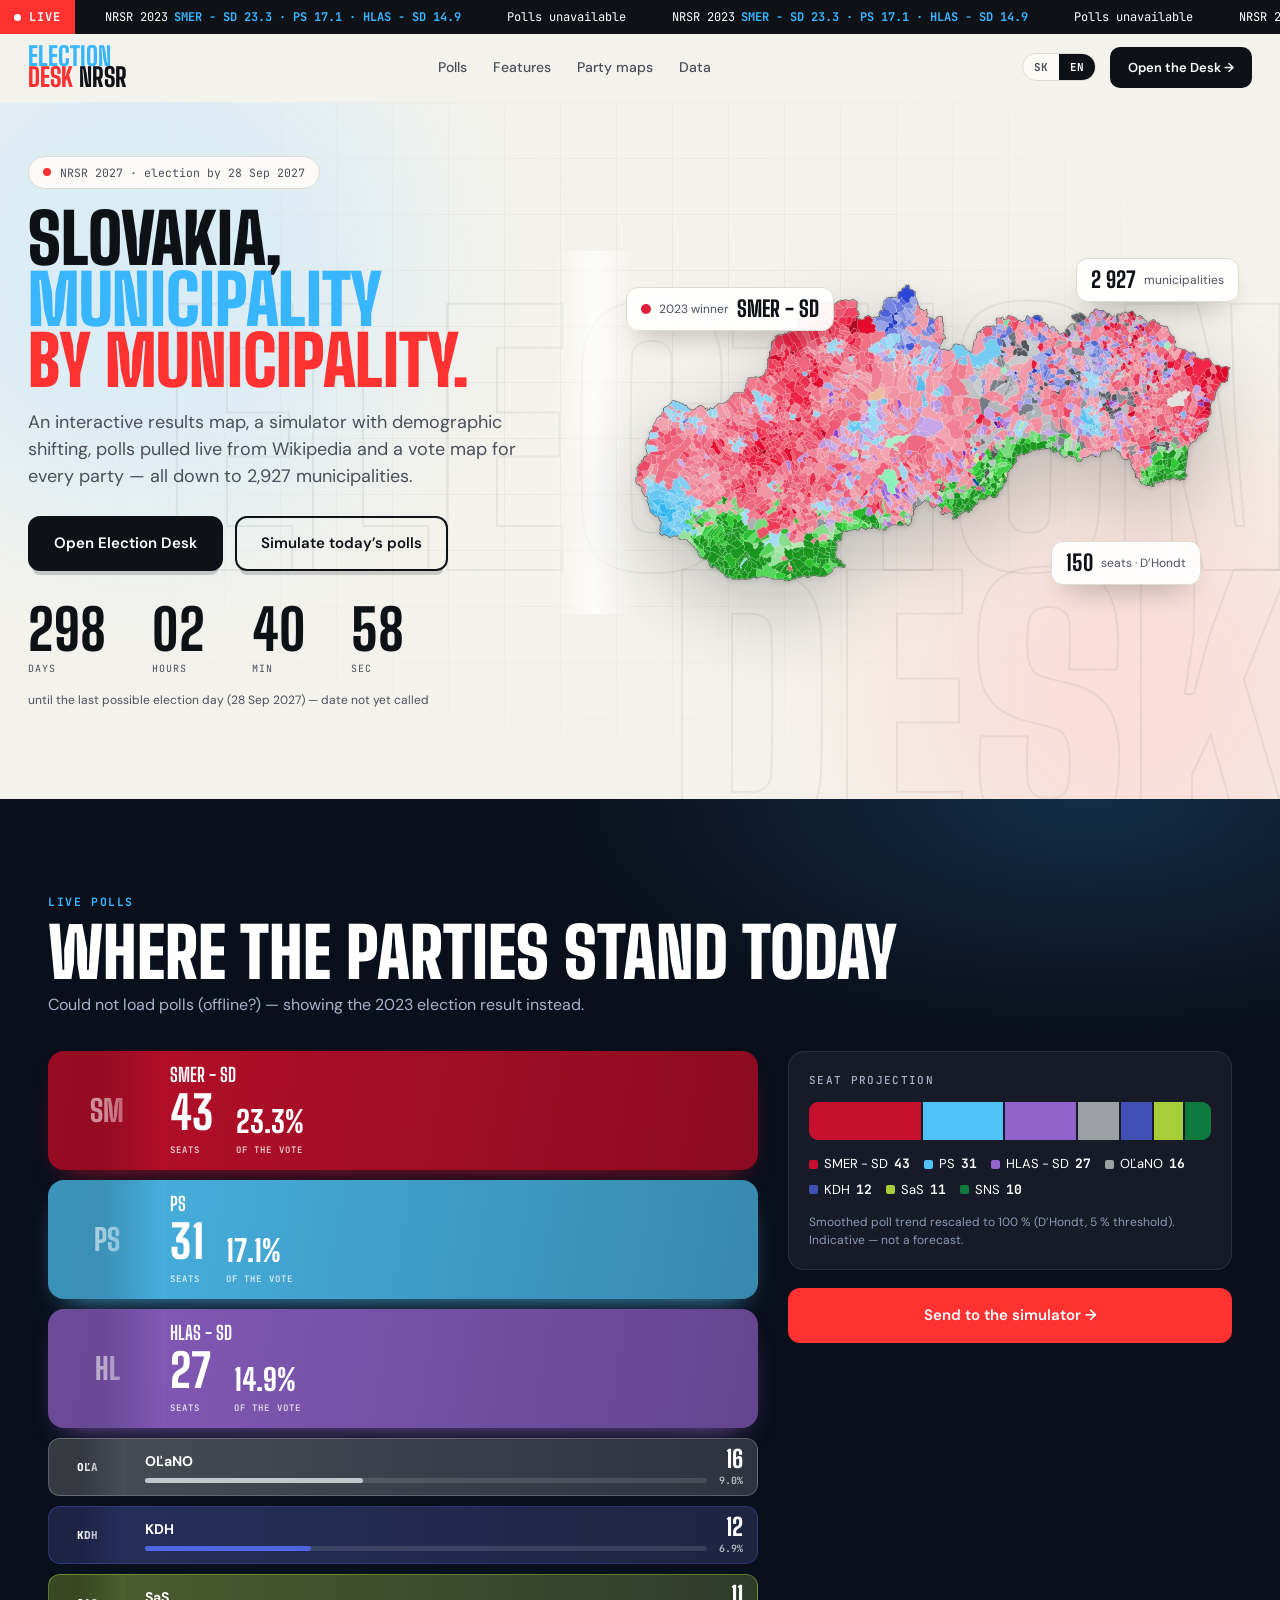
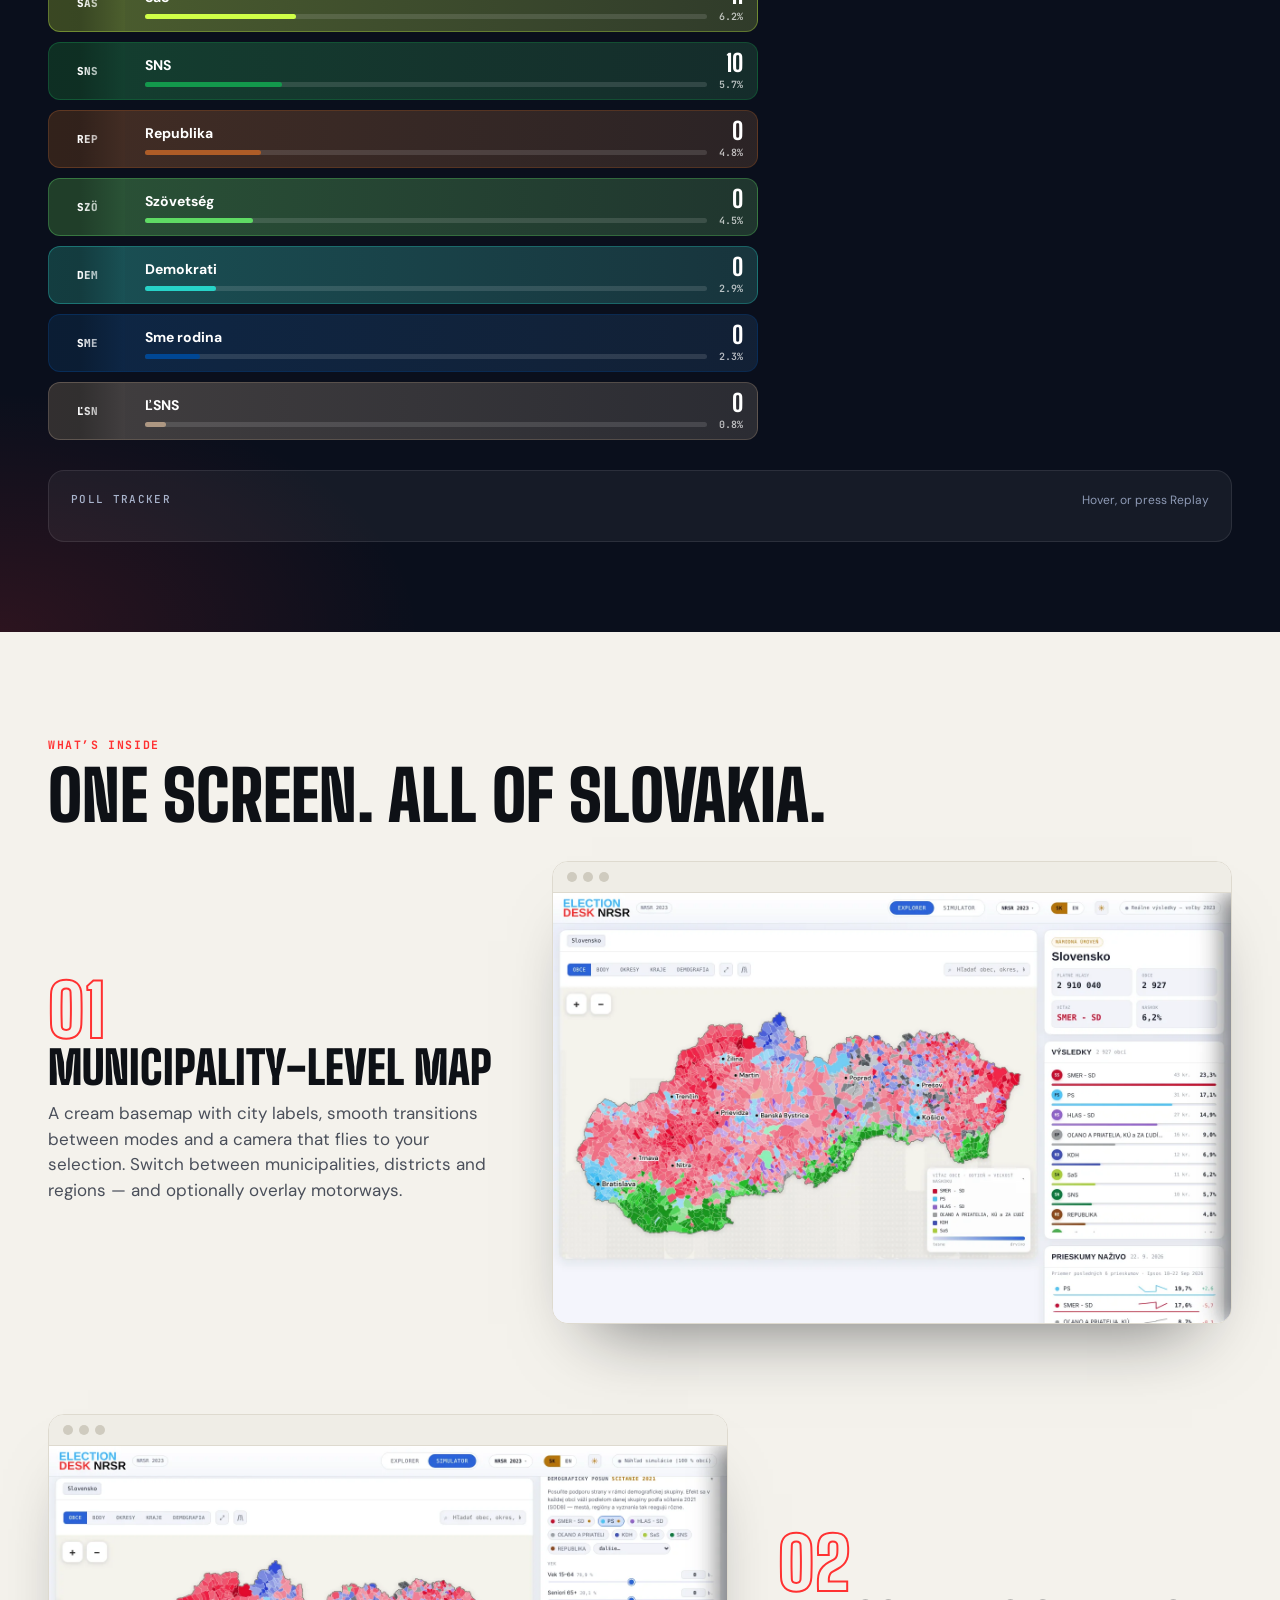
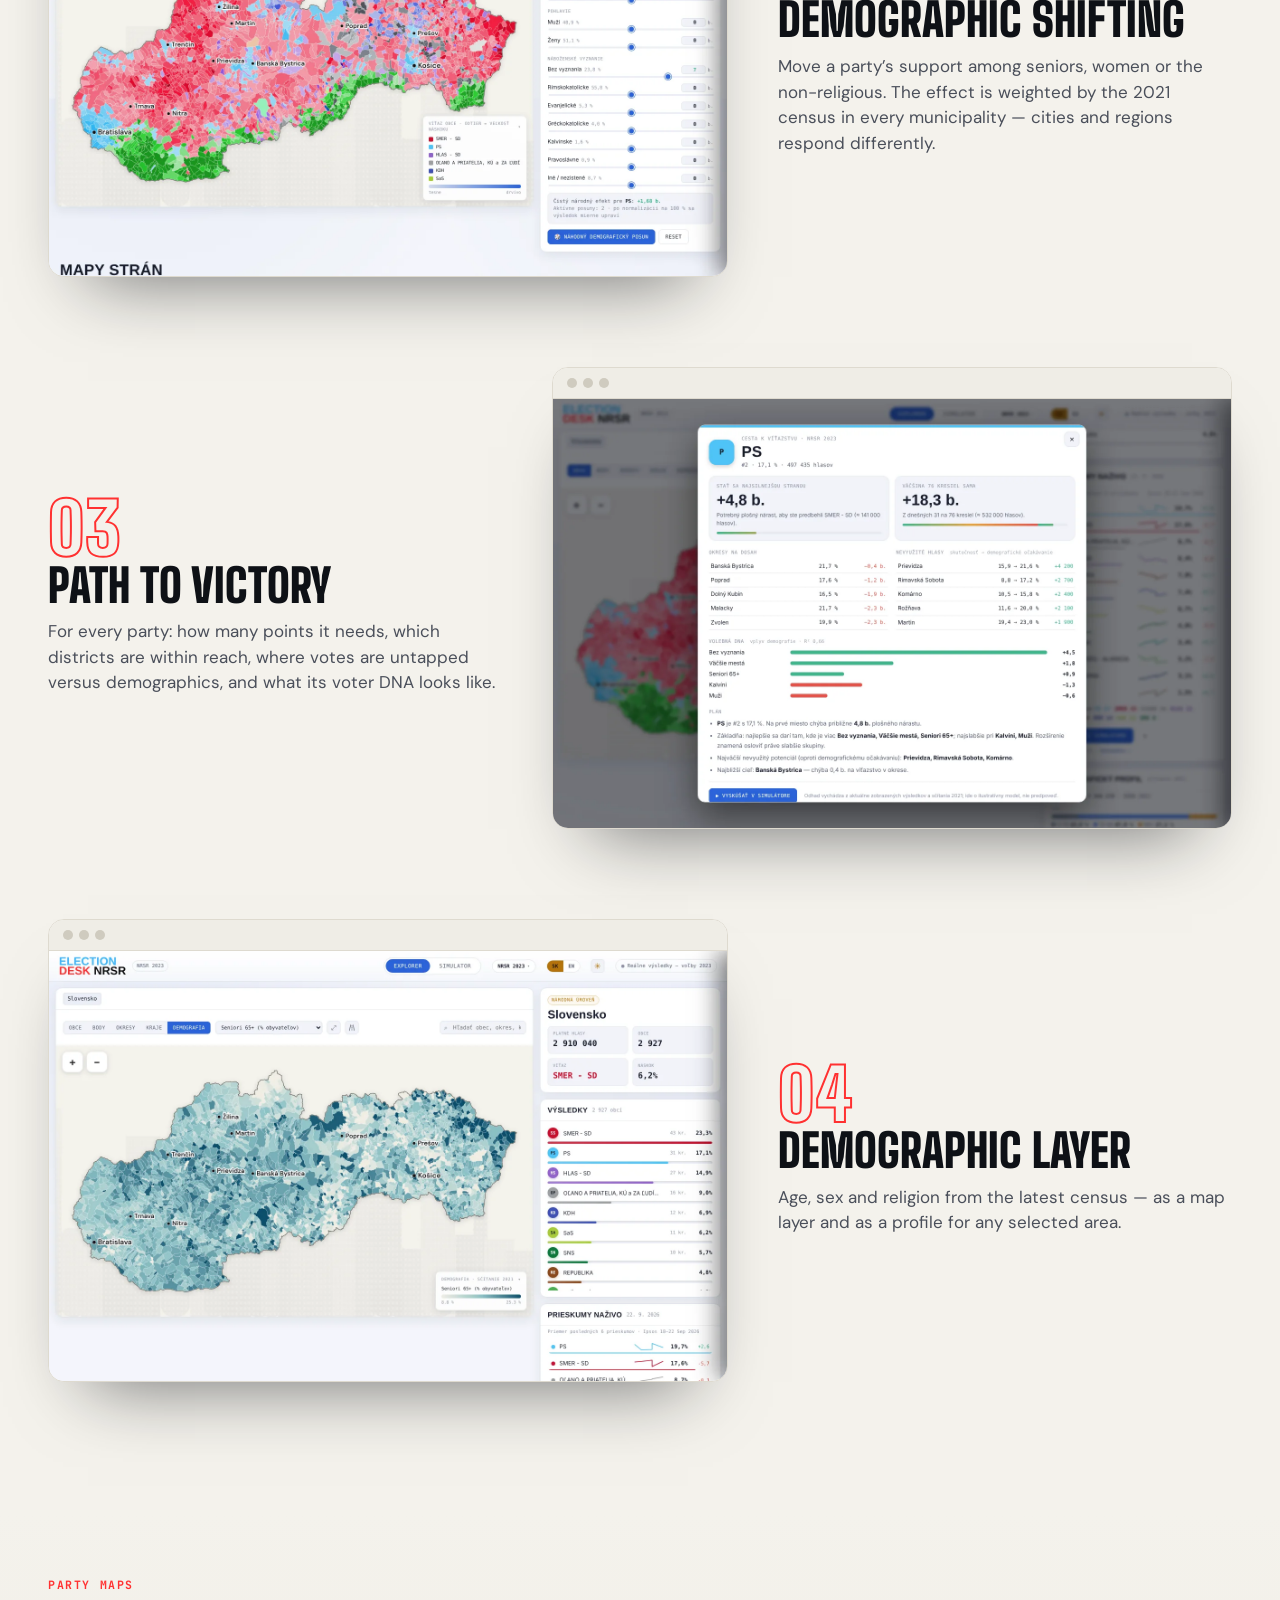
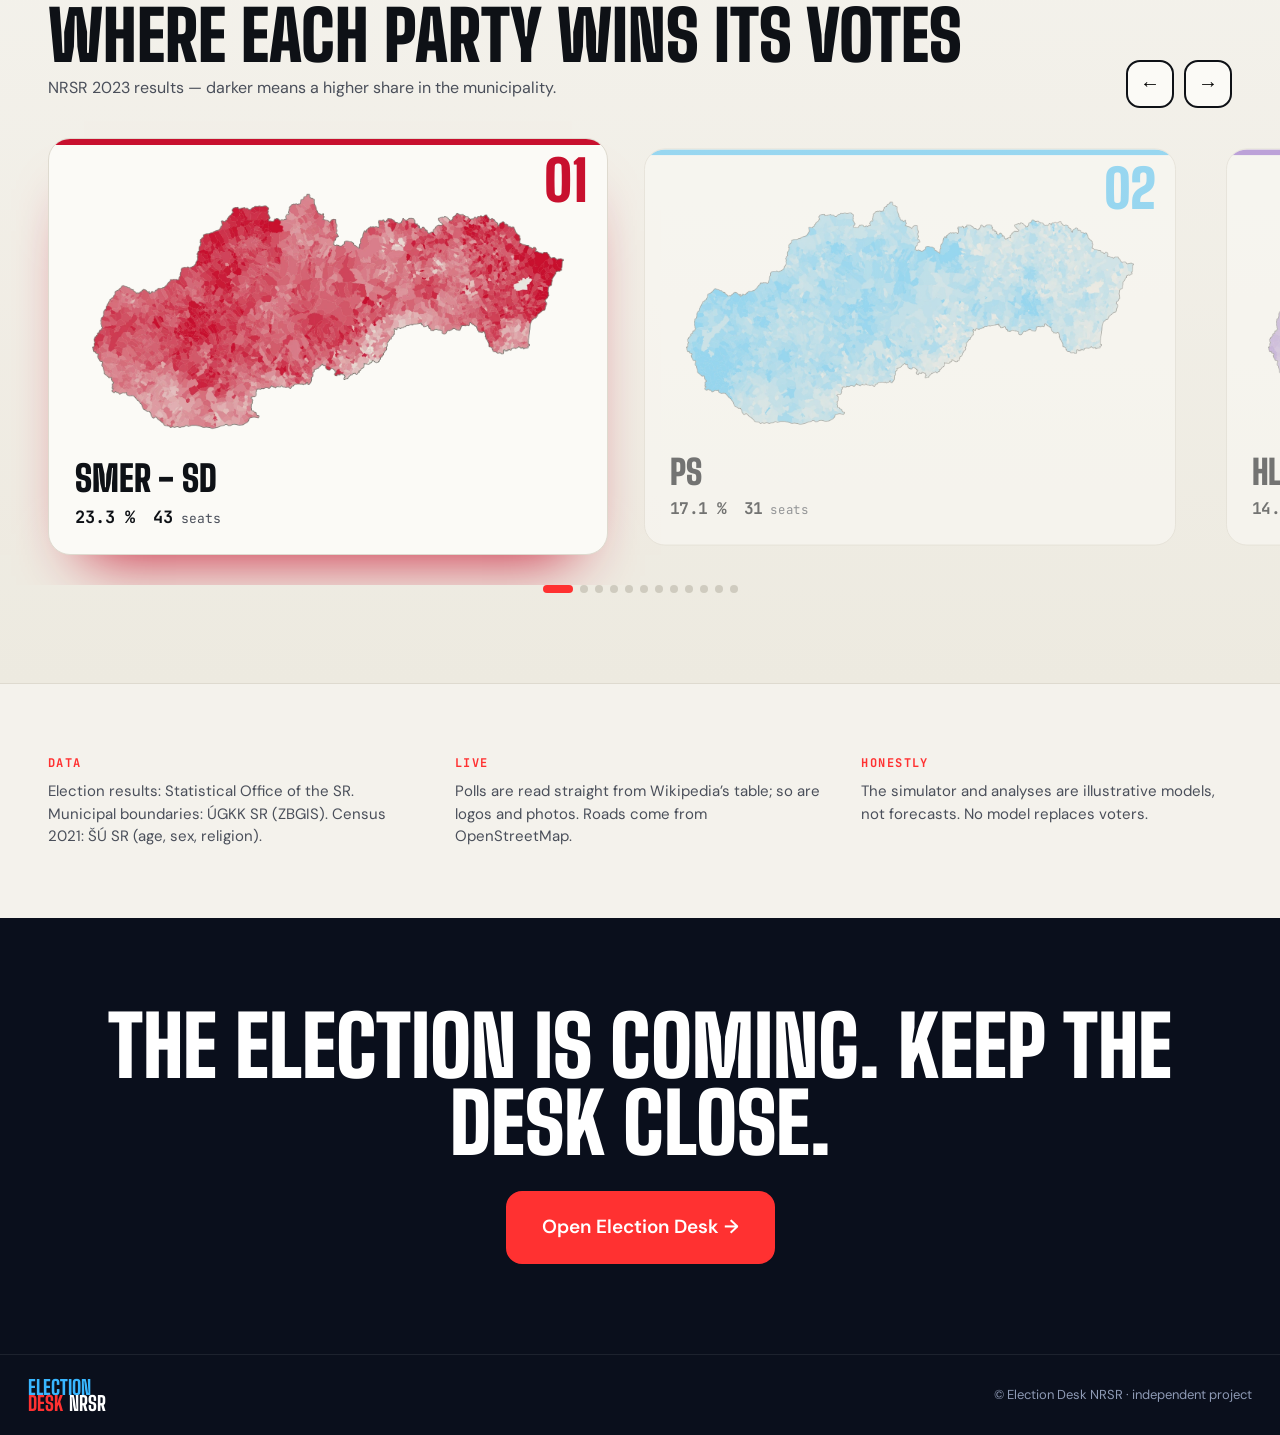
<file: index.html>
<!DOCTYPE html>
<html lang="sk" data-lang="sk">
<head>
<meta charset="utf-8">
<meta name="viewport" content="width=device-width, initial-scale=1">
<title>Election Desk NRSR — Slovak elections, municipality by municipality</title>
<meta name="description" content="Interactive map, simulator, live polls and party vote maps for Slovak parliamentary elections.">
<link rel="icon" href="data:image/svg+xml,%3Csvg xmlns='http://www.w3.org/2000/svg' viewBox='0 0 64 64'%3E%3Crect width='64' height='64' rx='14' fill='%23fff'/%3E%3Ctext x='32' y='30' text-anchor='middle' font-family='Impact,Arial Narrow,sans-serif' font-weight='900' font-size='30' fill='%2338B6FF'%3EE%3C/text%3E%3Ctext x='32' y='57' text-anchor='middle' font-family='Impact,Arial Narrow,sans-serif' font-weight='900' font-size='30' fill='%23FF3131'%3ED%3C/text%3E%3C/svg%3E">
<link rel="preconnect" href="https://fonts.googleapis.com">
<link rel="preconnect" href="https://fonts.gstatic.com" crossorigin>
<link href="https://fonts.googleapis.com/css2?family=Big+Shoulders+Display:wght@700;800;900&family=DM+Sans:wght@400;500;600;700&family=JetBrains+Mono:wght@400;500;700&display=swap" rel="stylesheet">
<link rel="stylesheet" href="assets/landing.css">
</head>
<body>

<div class="ticker" aria-hidden="true">
  <span class="ticker-tag"><i></i> LIVE</span>
  <div class="ticker-track"><div class="ticker-move" id="tickerMove"></div></div>
</div>

<header class="nav" id="nav">
  <a class="wm" href="#top" aria-label="Election Desk NRSR">
    <span class="wm-top">Election</span><span class="wm-bot"><b>Desk</b><i>NRSR</i></span>
  </a>
  <nav>
    <a href="#polls" data-sk="Prieskumy" data-en="Polls">Prieskumy</a>
    <a href="#inside" data-sk="Funkcie" data-en="Features">Funkcie</a>
    <a href="#maps" data-sk="Mapy strán" data-en="Party maps">Mapy strán</a>
    <a href="#about" data-sk="Dáta" data-en="Data">Dáta</a>
  </nav>
  <div class="nav-r">
    <div class="lang" role="group" aria-label="Language"><button data-l="sk" class="on">SK</button><button data-l="en">EN</button></div>
    <a class="cta sm" href="desk/index.html" data-sk="Otvoriť Desk →" data-en="Open the Desk →">Otvoriť Desk →</a>
  </div>
</header>

<main id="top">
<!-- ===================== HERO ===================== -->
<section class="hero">
  <div class="hero-bg" aria-hidden="true">
    <div class="glow g1"></div><div class="glow g2"></div>
    <div class="grid"></div>
    <div class="bgword">ELECTION<br>DESK</div>
  </div>
  <div class="hero-in">
    <div class="hero-copy">
      <span class="pill"><i></i><span data-sk="NRSR 2027 · voľby najneskôr 28. 9. 2027" data-en="NRSR 2027 · election by 28 Sep 2027">NRSR 2027 · voľby najneskôr 28. 9. 2027</span></span>
      <h1>
        <span class="l1" data-sk="Slovensko," data-en="Slovakia,">Slovensko,</span>
        <span class="l2" data-sk="obec" data-en="municipality">obec</span>
        <span class="l3" data-sk="po obci." data-en="by municipality.">po obci.</span>
      </h1>
      <p class="lede" data-sk="Interaktívna mapa výsledkov, simulátor s demografickým posunom, prieskumy načítané naživo z Wikipédie a mapa hlasov pre každú stranu — všetko na úrovni 2 927 obcí."
         data-en="An interactive results map, a simulator with demographic shifting, polls pulled live from Wikipedia and a vote map for every party — all down to 2,927 municipalities.">Interaktívna mapa výsledkov, simulátor s demografickým posunom, prieskumy načítané naživo z Wikipédie a mapa hlasov pre každú stranu — všetko na úrovni 2 927 obcí.</p>
      <div class="hero-cta">
        <a class="cta" href="desk/index.html" data-sk="Otvoriť Election Desk" data-en="Open Election Desk">Otvoriť Election Desk</a>
        <a class="cta ghost" href="desk/index.html?polls=live" data-sk="Simulovať aktuálne prieskumy" data-en="Simulate today’s polls">Simulovať aktuálne prieskumy</a>
      </div>
      <div class="count" id="count" aria-label="Countdown">
        <div><b id="cd-d">—</b><span data-sk="dní" data-en="days">dní</span></div>
        <div><b id="cd-h">—</b><span data-sk="hodín" data-en="hours">hodín</span></div>
        <div><b id="cd-m">—</b><span data-sk="minút" data-en="min">minút</span></div>
        <div><b id="cd-s">—</b><span data-sk="sekúnd" data-en="sec">sekúnd</span></div>
        <p data-sk="do posledného možného dňa volieb (28. 9. 2027) — dátum zatiaľ nie je vyhlásený" data-en="until the last possible election day (28 Sep 2027) — date not yet called">do posledného možného dňa volieb (28. 9. 2027) — dátum zatiaľ nie je vyhlásený</p>
      </div>
    </div>
    <div class="hero-map" id="heroMap">
      <img src="assets/hero-map.webp" alt="Map of Slovak municipalities coloured by 2023 winner" width="1050" height="600">
      <div class="scan" aria-hidden="true"></div>
      <div class="chip c1"><i style="background:#E31E3A"></i><span data-sk="Víťaz 2023" data-en="2023 winner">Víťaz 2023</span><b id="chipWin">SMER-SD</b></div>
      <div class="chip c2"><b>2 927</b><span data-sk="obcí na mape" data-en="municipalities">obcí na mape</span></div>
      <div class="chip c3"><b>150</b><span data-sk="kresiel · D’Hondt" data-en="seats · D’Hondt">kresiel · D’Hondt</span></div>
    </div>
  </div>
</section>

<!-- ===================== LIVE POLLS ===================== -->
<section class="polls" id="polls">
  <div class="wrap">
    <div class="sec-head light">
      <span class="kick" data-sk="PRIESKUMY NAŽIVO" data-en="LIVE POLLS">PRIESKUMY NAŽIVO</span>
      <h2 data-sk="Kde sú strany dnes" data-en="Where the parties stand today">Kde sú strany dnes</h2>
      <p id="pollMeta" data-sk="Načítavam z Wikipédie…" data-en="Loading from Wikipedia…">Načítavam z Wikipédie…</p>
    </div>
    <div class="poll-grid">
      <div class="poll-bars" id="pollBars"><div class="skel"></div></div>
      <aside class="poll-side">
        <div class="hemi-card">
          <h3 data-sk="Projekcia kresiel" data-en="Seat projection">Projekcia kresiel</h3>
          <div class="seatbar" id="seatBar"></div>
          <div class="seatlegend" id="seatLegend"></div>
          <p class="fine" data-sk="Vyhladený trend prieskumov prepočítaný na 100 % (D’Hondt, prah 5 %). Orientačné — nie predpoveď." data-en="Smoothed poll trend rescaled to 100 % (D’Hondt, 5 % threshold). Indicative — not a forecast.">Vyhladený trend prieskumov prepočítaný na 100 % (D’Hondt, prah 5 %). Orientačné — nie predpoveď.</p>
        </div>
        <a class="cta" href="desk/index.html?polls=live" data-sk="Preniesť do simulátora →" data-en="Send to the simulator →">Preniesť do simulátora →</a>
      </aside>
    </div>
    <div class="tracker-card">
      <div class="tracker-h"><h3 data-sk="Sledovač prieskumov" data-en="Poll tracker">Sledovač prieskumov</h3><span data-sk="Prejdite myšou alebo stlačte Prehrať" data-en="Hover, or press Replay">Prejdite myšou alebo stlačte Prehrať</span></div>
      <div id="pollTracker"></div>
    </div>
  </div>
</section>

<!-- ===================== FEATURES ===================== -->
<section class="inside" id="inside">
  <div class="wrap">
    <div class="sec-head">
      <span class="kick" data-sk="ČO JE VNÚTRI" data-en="WHAT’S INSIDE">ČO JE VNÚTRI</span>
      <h2 data-sk="Jedna obrazovka. Celé Slovensko." data-en="One screen. All of Slovakia.">Jedna obrazovka. Celé Slovensko.</h2>
    </div>

    <article class="feat reveal">
      <div class="feat-copy">
        <span class="num">01</span>
        <h3 data-sk="Mapa po obciach" data-en="Municipality-level map">Mapa po obciach</h3>
        <p data-sk="Krémová základná mapa s názvami miest, plynulými prechodmi medzi režimami a letom kamery. Prepínajte obce, okresy a kraje; voliteľne zapnite diaľnice a rýchlostné cesty."
           data-en="A cream basemap with city labels, smooth transitions between modes and a camera that flies to your selection. Switch between municipalities, districts and regions — and optionally overlay motorways.">Krémová základná mapa s názvami miest, plynulými prechodmi medzi režimami a letom kamery. Prepínajte obce, okresy a kraje; voliteľne zapnite diaľnice a rýchlostné cesty.</p>
      </div>
      <a class="shot" href="desk/index.html"><span class="bar"><i></i><i></i><i></i></span><img loading="lazy" src="assets/shots/explorer.webp" alt="Explorer screenshot"></a>
    </article>

    <article class="feat flip reveal">
      <div class="feat-copy">
        <span class="num">02</span>
        <h3 data-sk="Demografický posun" data-en="Demographic shifting">Demografický posun</h3>
        <p data-sk="Posuňte podporu strany medzi seniormi, ženami či ľuďmi bez vyznania. Efekt sa v každej obci váži podľa sčítania 2021 — mestá a regióny reagujú rôzne."
           data-en="Move a party’s support among seniors, women or the non-religious. The effect is weighted by the 2021 census in every municipality — cities and regions respond differently.">Posuňte podporu strany medzi seniormi, ženami či ľuďmi bez vyznania. Efekt sa v každej obci váži podľa sčítania 2021 — mestá a regióny reagujú rôzne.</p>
      </div>
      <a class="shot" href="desk/index.html"><span class="bar"><i></i><i></i><i></i></span><img loading="lazy" src="assets/shots/simulator.webp" alt="Simulator screenshot"></a>
    </article>

    <article class="feat reveal">
      <div class="feat-copy">
        <span class="num">03</span>
        <h3 data-sk="Cesta k víťazstvu" data-en="Path to victory">Cesta k víťazstvu</h3>
        <p data-sk="Pre každú stranu: o koľko bodov musí vyrásť, ktoré okresy sú na dosah, kde má nevyužité hlasy oproti demografii a aká je jej volebná DNA."
           data-en="For every party: how many points it needs, which districts are within reach, where votes are untapped versus demographics, and what its voter DNA looks like.">Pre každú stranu: o koľko bodov musí vyrásť, ktoré okresy sú na dosah, kde má nevyužité hlasy oproti demografii a aká je jej volebná DNA.</p>
      </div>
      <a class="shot" href="desk/index.html"><span class="bar"><i></i><i></i><i></i></span><img loading="lazy" src="assets/shots/path.webp" alt="Path to victory window"></a>
    </article>

    <article class="feat flip reveal">
      <div class="feat-copy">
        <span class="num">04</span>
        <h3 data-sk="Demografická vrstva" data-en="Demographic layer">Demografická vrstva</h3>
        <p data-sk="Vek, pohlavie a náboženské vyznanie z posledného sčítania — ako vrstva mapy aj ako profil každej vybranej oblasti."
           data-en="Age, sex and religion from the latest census — as a map layer and as a profile for any selected area.">Vek, pohlavie a náboženské vyznanie z posledného sčítania — ako vrstva mapy aj ako profil každej vybranej oblasti.</p>
      </div>
      <a class="shot" href="desk/index.html"><span class="bar"><i></i><i></i><i></i></span><img loading="lazy" src="assets/shots/demographics.webp" alt="Demographics layer"></a>
    </article>
  </div>
</section>

<!-- ===================== PARTY MAP CAROUSEL ===================== -->
<section class="maps" id="maps">
  <div class="wrap">
    <div class="sec-head">
      <span class="kick" data-sk="MAPY STRÁN" data-en="PARTY MAPS">MAPY STRÁN</span>
      <h2 data-sk="Kde ktorá strana vyhráva hlasy" data-en="Where each party wins its votes">Kde ktorá strana vyhráva hlasy</h2>
      <p data-sk="Výsledky NRSR 2023 — tmavšia farba znamená vyšší podiel v obci." data-en="NRSR 2023 results — darker means a higher share in the municipality.">Výsledky NRSR 2023 — tmavšia farba znamená vyšší podiel v obci.</p>
    </div>
    <div class="car-ctl"><button id="cPrev" aria-label="Previous">←</button><button id="cNext" aria-label="Next">→</button></div>
  </div>
  <div class="car" id="car" tabindex="0"></div>
  <div class="car-dots" id="carDots"></div>
</section>

<!-- ===================== ABOUT ===================== -->
<section class="about" id="about">
  <div class="wrap about-grid">
    <div><h4 data-sk="Dáta" data-en="Data">Dáta</h4><p data-sk="Výsledky voleb: Štatistický úrad SR. Hranice obcí: ÚGKK SR (ZBGIS). Sčítanie 2021: ŠÚ SR (vek, pohlavie, vyznanie)." data-en="Election results: Statistical Office of the SR. Municipal boundaries: ÚGKK SR (ZBGIS). Census 2021: ŠÚ SR (age, sex, religion).">Výsledky voleb: Štatistický úrad SR. Hranice obcí: ÚGKK SR (ZBGIS). Sčítanie 2021: ŠÚ SR (vek, pohlavie, vyznanie).</p></div>
    <div><h4 data-sk="Naživo" data-en="Live">Naživo</h4><p data-sk="Prieskumy sa čítajú priamo z tabuľky na Wikipédii; logá a fotografie tiež. Cesty pochádzajú z OpenStreetMap." data-en="Polls are read straight from Wikipedia’s table; so are logos and photos. Roads come from OpenStreetMap.">Prieskumy sa čítajú priamo z tabuľky na Wikipédii; logá a fotografie tiež. Cesty pochádzajú z OpenStreetMap.</p></div>
    <div><h4 data-sk="Poctivo" data-en="Honestly">Poctivo</h4><p data-sk="Simulátor a analýzy sú ilustratívne modely, nie predpovede. Žiadny model nenahradí hlasy voličov." data-en="The simulator and analyses are illustrative models, not forecasts. No model replaces voters.">Simulátor a analýzy sú ilustratívne modely, nie predpovede. Žiadny model nenahradí hlasy voličov.</p></div>
  </div>
</section>

<section class="final">
  <h2 data-sk="Voľby sa blížia. Majte Desk po ruke." data-en="The election is coming. Keep the Desk close.">Voľby sa blížia. Majte Desk po ruke.</h2>
  <a class="cta big" href="desk/index.html" data-sk="Otvoriť Election Desk →" data-en="Open Election Desk →">Otvoriť Election Desk →</a>
</section>
</main>

<footer class="foot">
  <span class="wm sm"><span class="wm-top">Election</span><span class="wm-bot"><b>Desk</b><i>NRSR</i></span></span>
  <span>© Election Desk NRSR · <span data-sk="nezávislý projekt" data-en="independent project">nezávislý projekt</span></span>
</footer>

<script src="assets/polls.js"></script>
<script src="assets/landing-data.js"></script>
<script src="assets/landing.js"></script>
</body>
</html>
</file>
<file: assets/landing.css>
:root{
  --cream:#F4F2EC; --paper:#FBFAF6; --ink:#0E1116; --ink2:#4A4F5A; --line:#DEDACF;
  --blue:#38B6FF; --blue-d:#0A86D6; --red:#FF3131; --navy:#0A0F1C;
  --disp:'Big Shoulders Display','Barlow Condensed','Arial Narrow',Impact,sans-serif;
  --sans:'DM Sans',Inter,system-ui,sans-serif; --mono:'JetBrains Mono',ui-monospace,monospace;
}
*{box-sizing:border-box;} html{scroll-behavior:smooth;}
body{margin:0;background:var(--cream);color:var(--ink);font-family:var(--sans);line-height:1.5;-webkit-font-smoothing:antialiased;overflow-x:hidden;}
a{color:inherit;} img{max-width:100%;display:block;}
.wrap{max-width:1240px;margin:0 auto;padding:0 28px;}

/* wordmark */
.wm{display:inline-flex;flex-direction:column;line-height:.82;font-family:var(--disp);font-weight:800;text-transform:uppercase;text-decoration:none;font-size:26px;}
.wm-top{color:var(--blue);} .wm-bot{display:flex;gap:6px;} .wm-bot b{color:var(--red);font-weight:800;} .wm-bot i{font-style:normal;color:var(--ink);}
.wm.sm{font-size:20px;}

/* ticker */
.ticker{display:flex;align-items:stretch;background:var(--ink);color:#fff;font-family:var(--mono);font-size:12px;height:34px;overflow:hidden;}
.ticker-tag{background:var(--red);padding:0 14px;display:flex;align-items:center;gap:8px;font-weight:700;letter-spacing:.08em;z-index:2;}
.ticker-tag i{width:7px;height:7px;border-radius:50%;background:#fff;animation:blink 1.2s infinite;}
.ticker-track{flex:1;overflow:hidden;display:flex;align-items:center;}
.ticker-move{display:flex;gap:46px;white-space:nowrap;padding-left:30px;animation:tick 60s linear infinite;}
.ticker-move span b{color:var(--blue);margin-left:6px;}
@keyframes tick{to{transform:translateX(-50%);}} @keyframes blink{50%{opacity:.25;}}

/* nav */
.nav{position:sticky;top:0;z-index:50;display:flex;align-items:center;justify-content:space-between;gap:20px;padding:12px 28px;
  background:rgba(244,242,236,.82);backdrop-filter:blur(14px);border-bottom:1px solid transparent;transition:border-color .3s, box-shadow .3s;}
.nav.stuck{border-color:var(--line);box-shadow:0 6px 24px -18px rgba(0,0,0,.4);}
.nav nav{display:flex;gap:26px;} .nav nav a{text-decoration:none;font-size:14px;font-weight:500;color:var(--ink2);transition:color .2s;position:relative;}
.nav nav a:hover{color:var(--ink);} .nav nav a::after{content:'';position:absolute;left:0;right:0;bottom:-4px;height:2px;background:var(--red);transform:scaleX(0);transform-origin:left;transition:transform .3s;}
.nav nav a:hover::after{transform:scaleX(1);}
.nav-r{display:flex;align-items:center;gap:14px;}
.lang{display:flex;border:1px solid var(--line);border-radius:999px;overflow:hidden;background:var(--paper);}
.lang button{border:0;background:none;padding:6px 11px;font-family:var(--mono);font-size:11px;font-weight:700;cursor:pointer;color:var(--ink2);}
.lang button.on{background:var(--ink);color:#fff;}
.cta{display:inline-flex;align-items:center;justify-content:center;background:var(--ink);color:#fff;text-decoration:none;font-weight:600;font-size:15px;padding:14px 24px;border-radius:12px;
  border:2px solid var(--ink);transition:transform .18s, box-shadow .25s, background .2s, color .2s;box-shadow:0 8px 0 -4px rgba(14,17,22,.18);}
.cta:hover{transform:translateY(-3px);box-shadow:0 14px 28px -12px rgba(14,17,22,.55);background:var(--red);border-color:var(--red);}
.cta:active{transform:translateY(0);}
.cta.ghost{background:transparent;color:var(--ink);} .cta.ghost:hover{background:var(--ink);border-color:var(--ink);color:#fff;}
.cta.sm{padding:9px 16px;font-size:13px;border-radius:10px;box-shadow:none;} .cta.big{font-size:19px;padding:20px 34px;border-radius:16px;}

/* hero */
.hero{position:relative;padding:54px 0 90px;overflow:hidden;}
.hero-bg{position:absolute;inset:0;pointer-events:none;}
.glow{position:absolute;border-radius:50%;filter:blur(90px);opacity:.5;}
.glow.g1{width:520px;height:520px;background:#BFE6FF;left:-120px;top:-100px;animation:float 14s ease-in-out infinite;}
.glow.g2{width:460px;height:460px;background:#FFC9C2;right:-80px;bottom:-120px;animation:float 17s -4s ease-in-out infinite reverse;}
@keyframes float{50%{transform:translate(40px,30px) scale(1.08);}}
.grid{position:absolute;inset:0;background-image:linear-gradient(var(--line) 1px,transparent 1px),linear-gradient(90deg,var(--line) 1px,transparent 1px);background-size:56px 56px;opacity:.45;mask-image:radial-gradient(ellipse at 50% 40%,#000 20%,transparent 75%);}
.bgword{position:absolute;right:-1%;bottom:-6%;font-family:var(--disp);font-weight:900;font-size:clamp(160px,26vw,420px);line-height:.8;color:transparent;-webkit-text-stroke:2px rgba(14,17,22,.06);text-transform:uppercase;text-align:right;user-select:none;}
.hero-in{position:relative;max-width:1360px;margin:0 auto;padding:0 28px;display:grid;grid-template-columns:minmax(0,1fr) minmax(0,1.15fr);gap:30px;align-items:center;}
.pill{display:inline-flex;align-items:center;gap:9px;background:var(--paper);border:1px solid var(--line);border-radius:999px;padding:7px 14px;font-family:var(--mono);font-size:11.5px;color:var(--ink2);animation:up .8s both;}
.pill i{width:8px;height:8px;border-radius:50%;background:var(--red);box-shadow:0 0 0 0 rgba(255,49,49,.6);animation:ping 1.8s infinite;}
@keyframes ping{70%{box-shadow:0 0 0 10px rgba(255,49,49,0);}100%{box-shadow:0 0 0 0 rgba(255,49,49,0);}}
.hero h1{margin:20px 0 18px;font-family:var(--disp);font-weight:900;text-transform:uppercase;font-size:clamp(40px,5.4vw,100px);line-height:.88;letter-spacing:-.005em;}
.hero h1 span{display:block;animation:rise .9s cubic-bezier(.2,.8,.2,1) both;}
.hero h1 .l1{color:var(--ink);} .hero h1 .l2{color:var(--blue);animation-delay:.1s;} .hero h1 .l3{color:var(--red);animation-delay:.2s;}
@keyframes rise{from{transform:translateY(105%);opacity:0;}to{transform:none;opacity:1;}}
@keyframes up{from{transform:translateY(16px);opacity:0;}to{transform:none;opacity:1;}}
.lede{font-size:18px;color:var(--ink2);max-width:520px;margin:0 0 26px;animation:up .9s .35s both;}
.hero-cta{display:flex;gap:12px;flex-wrap:wrap;animation:up .9s .45s both;}
.count{display:grid;grid-template-columns:repeat(4,auto);justify-content:start;gap:10px 22px;margin-top:34px;animation:up .9s .6s both;}
.count div{text-align:left;} .count b{display:block;font-family:var(--disp);font-size:56px;font-weight:800;line-height:.9;min-width:2ch;font-variant-numeric:tabular-nums;}
.count span{font-family:var(--mono);font-size:10px;text-transform:uppercase;letter-spacing:.1em;color:var(--ink2);}
.count p{grid-column:1/-1;margin:2px 0 0;font-size:12px;color:var(--ink2);}
.hero-map{position:relative;animation:mapin 1.4s .2s cubic-bezier(.2,.8,.2,1) both;transform-style:preserve-3d;transition:transform .2s ease-out;}
@keyframes mapin{from{opacity:0;transform:translateX(60px) scale(.92);}to{opacity:1;transform:none;}}
.hero-map img{width:100%;height:auto;filter:drop-shadow(0 30px 40px rgba(14,17,22,.22));}
.scan{position:absolute;top:0;bottom:0;width:90px;left:-10%;background:linear-gradient(90deg,transparent,rgba(255,255,255,.75),transparent);mix-blend-mode:soft-light;animation:scan 5.5s 1.6s ease-in-out infinite;}
@keyframes scan{0%{left:-12%;}60%,100%{left:105%;}}
.chip{position:absolute;display:flex;align-items:center;gap:8px;background:rgba(255,255,255,.94);border:1px solid var(--line);border-radius:12px;padding:10px 14px;font-size:12px;box-shadow:0 14px 30px -14px rgba(0,0,0,.4);animation:bob 6s ease-in-out infinite;}
.chip b{font-family:var(--disp);font-size:22px;font-weight:800;line-height:1;} .chip i{width:10px;height:10px;border-radius:50%;} .chip span{color:var(--ink2);}
.c1{left:2%;top:10%;} .c2{right:2%;top:2%;animation-delay:-2s;} .c3{right:8%;bottom:8%;animation-delay:-4s;}
@keyframes bob{50%{transform:translateY(-8px);}}

/* sections */
.sec-head{margin:0 0 34px;} .kick{font-family:var(--mono);font-size:11.5px;letter-spacing:.14em;color:var(--red);font-weight:700;}
.sec-head h2{margin:8px 0 8px;font-family:var(--disp);font-weight:900;text-transform:uppercase;font-size:clamp(38px,5.4vw,72px);line-height:.92;}
.sec-head p{margin:0;color:var(--ink2);max-width:640px;font-size:16px;}
.sec-head.light{color:#fff;} .sec-head.light p{color:#A9B4CC;} .sec-head.light .kick{color:var(--blue);}

/* polls */
.polls{background:var(--navy);color:#fff;padding:90px 0;position:relative;overflow:hidden;}
.polls::before{content:'';position:absolute;inset:0;background:radial-gradient(900px 400px at 85% 0%,rgba(56,182,255,.18),transparent 60%),radial-gradient(700px 400px at 0% 100%,rgba(255,49,49,.14),transparent 60%);}
.polls .wrap{position:relative;}
.poll-grid{display:grid;grid-template-columns:minmax(0,1.6fr) minmax(0,1fr);gap:30px;align-items:start;}
.poll-bars{display:flex;flex-direction:column;gap:8px;}
.pb{position:relative;display:grid;grid-template-columns:34px 1fr 74px 52px 58px;gap:12px;align-items:center;padding:12px 16px;border-radius:12px;background:rgba(255,255,255,.04);border:1px solid rgba(255,255,255,.07);overflow:hidden;opacity:0;transform:translateY(12px);transition:opacity .6s, transform .6s;}
.pb.in{opacity:1;transform:none;}
.pb .fill{position:absolute;left:0;top:0;bottom:0;width:0;opacity:.2;transition:width 1.2s cubic-bezier(.2,.8,.2,1);}
.pb.in .fill{width:var(--w);}
.pb .dot{width:14px;height:14px;border-radius:50%;justify-self:center;position:relative;} .pb .nm{font-weight:600;font-size:15px;position:relative;white-space:nowrap;overflow:hidden;text-overflow:ellipsis;}
.pb svg{position:relative;} .pb .v{font-family:var(--disp);font-weight:800;font-size:26px;text-align:right;position:relative;line-height:1;}
.pb .d{font-family:var(--mono);font-size:12px;text-align:right;position:relative;color:#8E9AB5;} .pb .d.up{color:#46D19B;} .pb .d.down{color:#FF6B64;}
.poll-side{display:flex;flex-direction:column;gap:18px;} .poll-side .cta{background:var(--red);border-color:var(--red);} .poll-side .cta:hover{background:#fff;color:var(--ink);border-color:#fff;}
.hemi-card{background:rgba(255,255,255,.05);border:1px solid rgba(255,255,255,.09);border-radius:16px;padding:20px;}
.hemi-card h3{margin:0 0 14px;font-family:var(--mono);font-size:11px;letter-spacing:.12em;text-transform:uppercase;color:#A9B4CC;font-weight:500;}
.seatbar{display:flex;height:38px;border-radius:9px;overflow:hidden;gap:2px;} .seatbar i{display:block;height:100%;width:0;transition:width 1.2s cubic-bezier(.2,.8,.2,1);}
.seatlegend{display:flex;flex-wrap:wrap;gap:6px 14px;margin-top:14px;font-size:13px;} .seatlegend span{display:inline-flex;align-items:center;gap:6px;} .seatlegend i{width:9px;height:9px;border-radius:2px;} .seatlegend b{font-family:var(--mono);}
.fine{font-size:12px;color:#8E9AB5;margin:14px 0 0;}
.skel{height:420px;border-radius:14px;background:linear-gradient(90deg,rgba(255,255,255,.04) 25%,rgba(255,255,255,.09) 50%,rgba(255,255,255,.04) 75%);background-size:200% 100%;animation:sh 1.3s linear infinite;} @keyframes sh{to{background-position:-200% 0;}}

/* features */
.inside{padding:100px 0 40px;}
.feat{display:grid;grid-template-columns:minmax(0,.8fr) minmax(0,1.2fr);gap:50px;align-items:center;margin-bottom:90px;}
.feat.flip{grid-template-columns:minmax(0,1.2fr) minmax(0,.8fr);} .feat.flip .feat-copy{order:2;}
.num{font-family:var(--disp);font-size:72px;font-weight:900;color:transparent;-webkit-text-stroke:2px var(--red);line-height:.8;display:block;margin-bottom:6px;}
.feat h3{margin:0 0 12px;font-family:var(--disp);font-size:46px;font-weight:900;text-transform:uppercase;line-height:.95;} .feat p{color:var(--ink2);font-size:17px;max-width:460px;margin:0;}
.shot{display:block;border-radius:16px;overflow:hidden;background:#fff;border:1px solid var(--line);box-shadow:0 40px 70px -40px rgba(14,17,22,.6);transition:transform .5s cubic-bezier(.2,.8,.2,1), box-shadow .5s;}
.shot:hover{transform:translateY(-8px) rotate(-.4deg);box-shadow:0 56px 80px -40px rgba(14,17,22,.7);}
.shot .bar{display:flex;gap:6px;padding:10px 14px;background:#EFEDE6;border-bottom:1px solid var(--line);} .shot .bar i{width:10px;height:10px;border-radius:50%;background:#CFCBBF;}
.shot img{width:100%;height:auto;}
.reveal{opacity:0;transform:translateY(40px);transition:opacity .9s, transform .9s cubic-bezier(.2,.8,.2,1);} .reveal.in{opacity:1;transform:none;}

/* carousel */
.maps{padding:60px 0 90px;background:linear-gradient(var(--cream),#EDEAE0);position:relative;}
.maps .sec-head{margin-bottom:16px;} .car-ctl{display:flex;gap:10px;justify-content:flex-end;margin-top:-56px;margin-bottom:10px;position:relative;}
.car-ctl button{width:48px;height:48px;border-radius:14px;border:2px solid var(--ink);background:var(--paper);font-size:20px;cursor:pointer;transition:.18s;} .car-ctl button:hover{background:var(--ink);color:#fff;transform:translateY(-2px);}
.car{display:flex;gap:22px;overflow-x:auto;scroll-snap-type:x mandatory;padding:20px max(28px,calc((100vw - 1240px)/2 + 28px)) 30px;scrollbar-width:none;cursor:grab;outline:none;}
.car::-webkit-scrollbar{display:none;} .car.drag{cursor:grabbing;scroll-snap-type:none;user-select:none;}
.pc{flex:0 0 min(560px,86vw);scroll-snap-align:center;background:var(--paper);border:1px solid var(--line);border-radius:22px;overflow:hidden;position:relative;transition:transform .5s cubic-bezier(.2,.8,.2,1), box-shadow .5s, opacity .5s;opacity:.55;transform:scale(.95);text-decoration:none;display:block;}
.pc.active{opacity:1;transform:none;box-shadow:0 36px 60px -36px var(--c);}
.pc::before{content:'';position:absolute;left:0;right:0;top:0;height:6px;background:var(--c);}
.pc .rk{position:absolute;right:20px;top:14px;font-family:var(--disp);font-weight:900;font-size:56px;color:var(--c);line-height:1;}
.pc img{width:100%;height:auto;padding:26px 26px 0;pointer-events:none;} .pc .in{padding:4px 26px 24px;}
.pc h3{margin:0;font-family:var(--disp);font-weight:900;font-size:36px;text-transform:uppercase;line-height:1;}
.pc .st{display:flex;gap:18px;margin-top:8px;font-family:var(--mono);font-size:13px;color:var(--ink2);} .pc .st b{color:var(--ink);font-size:17px;}
.car-dots{display:flex;justify-content:center;gap:7px;} .car-dots button{width:8px;height:8px;border-radius:50%;border:0;background:#CFCBBF;cursor:pointer;padding:0;transition:.3s;} .car-dots button.on{width:30px;border-radius:4px;background:var(--red);}

/* about + final */
.about{padding:70px 0;border-top:1px solid var(--line);} .about-grid{display:grid;grid-template-columns:repeat(3,1fr);gap:36px;}
.about h4{margin:0 0 8px;font-family:var(--mono);font-size:12px;letter-spacing:.12em;text-transform:uppercase;color:var(--red);} .about p{margin:0;color:var(--ink2);font-size:15px;}
.final{text-align:center;padding:90px 28px;background:var(--navy);color:#fff;} .final h2{margin:0 0 30px;font-family:var(--disp);font-weight:900;text-transform:uppercase;font-size:clamp(40px,6.5vw,92px);line-height:.92;}
.final .cta{background:var(--red);border-color:var(--red);} .final .cta:hover{background:#fff;color:var(--ink);border-color:#fff;}
.foot{display:flex;justify-content:space-between;align-items:center;padding:24px 28px;background:var(--navy);color:#8E9AB5;font-size:13px;border-top:1px solid rgba(255,255,255,.08);} .foot .wm-bot i{color:#fff;}

@media (max-width:980px){
  .hero h1{font-size:clamp(34px,10vw,90px);} .nav .wm{font-size:20px;} .lang button{padding:6px 8px;} .hero-copy,.hero-map{min-width:0;} .nav{padding:10px 16px;} .nav .cta.sm{padding:8px 9px;font-size:11px;white-space:nowrap;} .count{gap:10px 16px;} .hero-cta .cta{flex:1 1 100%;}
  .hero-in,.poll-grid,.feat,.feat.flip{grid-template-columns:1fr;} .feat.flip .feat-copy{order:0;} .nav nav{display:none;}
  .about-grid{grid-template-columns:1fr;} .count b{font-size:44px;} .car-ctl{margin-top:0;justify-content:flex-start;padding:0 28px;}
  .pb{grid-template-columns:24px 1fr 52px 52px;} .pb svg{display:none;} .chip{display:none;}
}
@media (prefers-reduced-motion:reduce){*{animation-duration:.01ms !important;animation-iteration-count:1 !important;transition-duration:.01ms !important;} html{scroll-behavior:auto;}}

section[id]{scroll-margin-top:74px;}

.tracker-card{margin-top:30px;background:rgba(255,255,255,.05);border:1px solid rgba(255,255,255,.09);border-radius:16px;padding:20px 22px;}
.tracker-h{display:flex;justify-content:space-between;gap:14px;flex-wrap:wrap;margin-bottom:12px;} .tracker-h h3{margin:0;font-family:var(--mono);font-size:11px;letter-spacing:.12em;text-transform:uppercase;color:#A9B4CC;font-weight:500;} .tracker-h span{font-size:12px;color:#8E9AB5;}
#pollTracker{--tk-ink:#fff;--tk-mut:#8E9AB5;--tk-grid:rgba(255,255,255,.16);--tk-bg:#0A0F1C;--tk-h:320px;}
@media (max-width:980px){#pollTracker{--tk-h:260px;}}

/* party cards (poll window) */
.poll-bars{display:grid;gap:10px;align-content:start}
.pcard{--c:#888;position:relative;display:grid;grid-template-columns:118px 1fr;min-height:112px;border-radius:16px;overflow:hidden;background:linear-gradient(100deg,color-mix(in srgb,var(--c) 92%,#000) 0%,color-mix(in srgb,var(--c) 70%,#000) 100%);color:#fff;box-shadow:0 14px 30px -18px var(--c);opacity:0;transform:translateY(14px);transition:opacity .6s,transform .6s}
.pcard.in,.prow.in{opacity:1;transform:none}
.pc-ph{position:relative;background:rgba(0,0,0,.18)}
.pc-ph img{width:100%;height:100%;object-fit:cover;object-position:50% 18%;display:block}
.pc-ph::after{content:"";position:absolute;inset:0;background:linear-gradient(90deg,transparent 45%,color-mix(in srgb,var(--c) 90%,#000))}
.pc-ph b{position:absolute;inset:0;display:grid;place-items:center;font:800 30px var(--disp);opacity:.55}
.pc-body{padding:12px 16px 10px 4px}.pc-body h4{margin:0 0 4px;font:700 19px var(--disp);display:flex;gap:8px;align-items:center}
.pc-body em,.pr-n em{font:600 11px var(--mono);font-style:normal;background:rgba(255,255,255,.22);padding:2px 7px;border-radius:99px}
.pr-n em.up{color:#46D19B;background:rgba(70,209,155,.12)}.pr-n em.down{color:#FF6B64;background:rgba(255,107,100,.12)}
.pc-nums{display:flex;gap:22px;align-items:flex-end}.pc-nums strong{display:block;font:800 46px/1 var(--disp)}.pc-nums strong.pct{font-size:30px}
.pc-nums small{font:600 9px var(--mono);letter-spacing:.12em;opacity:.8}
.prow{--c:#888;display:grid;grid-template-columns:52px 1fr auto;gap:12px;align-items:center;padding:8px 14px 8px 8px;border-radius:12px;background:linear-gradient(90deg,color-mix(in srgb,var(--c) 38%,#161B27),color-mix(in srgb,var(--c) 18%,#161B27));border:1px solid color-mix(in srgb,var(--c) 40%,transparent);opacity:0;transform:translateY(10px);transition:opacity .5s,transform .5s}
.pr-ph{width:52px;height:40px;border-radius:9px;overflow:hidden;display:grid;place-items:center;background:rgba(0,0,0,.25);font:800 11px var(--mono);color:#fff}.pr-ph img{width:100%;height:100%;object-fit:cover;object-position:50% 20%}
.pr-n{font-weight:700;font-size:14px;display:flex;gap:8px;align-items:center}
.pr-bar{display:block;height:5px;margin-top:6px;border-radius:3px;background:rgba(255,255,255,.12);position:relative}.pr-bar::after{content:"";position:absolute;left:0;top:0;bottom:0;width:var(--w);background:var(--c);filter:brightness(1.25);border-radius:3px}
.pr-s{font:800 24px var(--disp);text-align:right;line-height:1}.pr-s small{display:block;font:600 10px var(--mono);opacity:.7;margin-top:3px}
@media(max-width:600px){.pcard{grid-template-columns:84px 1fr}.pc-nums strong{font-size:36px}}

/* logo beside the name + big tonal watermark, photo fades into the card on every window */
.pc-lg{display:inline-grid;place-items:center;height:24px;min-width:24px;padding:3px 5px;border-radius:7px;background:rgba(255,255,255,.92)}
.pc-lg img{height:100%;width:auto;max-width:44px;object-fit:contain;display:block}.pc-lg.sm{height:20px;min-width:20px}
.pc-wm,.pr-wm{position:absolute;right:-2%;top:50%;transform:translateY(-50%);height:150%;width:auto;max-width:55%;object-fit:contain;mix-blend-mode:multiply;opacity:.3;filter:grayscale(1) contrast(1.1);pointer-events:none}
.pr-wm{height:190%;opacity:.22;right:2%}
.pr-ph{position:relative;width:76px;height:44px;border-radius:9px 0 0 9px;margin:-8px 0 -8px -8px;align-self:stretch;height:auto}
.pr-ph::after{content:"";position:absolute;inset:0;background:linear-gradient(90deg,transparent 40%,color-mix(in srgb,var(--c) 38%,#161B27))}
.prow{grid-template-columns:76px 1fr auto;overflow:hidden;position:relative}.prow>*{position:relative;z-index:1}.prow>.pr-wm{position:absolute;z-index:0}
.pr-ph img{border-radius:0}
.pcard>*{position:relative;z-index:1}.pcard>.pc-wm{position:absolute;z-index:0}
.pc-lg{height:26px;padding:3px 6px;vertical-align:middle;flex:none}.pc-lg img{height:20px;width:auto;max-width:56px}
.pc-lg.sm{height:22px}.pc-lg.sm img{height:16px;max-width:44px}

/* white -> transparent, high-contrast tonal logo (multiply drops the white, contrast crushes the greys) */
.pc-wm,.pr-wm{filter:grayscale(1) contrast(3) brightness(1.05);mix-blend-mode:multiply;opacity:.32}
.pr-wm{opacity:.26}
</file>
